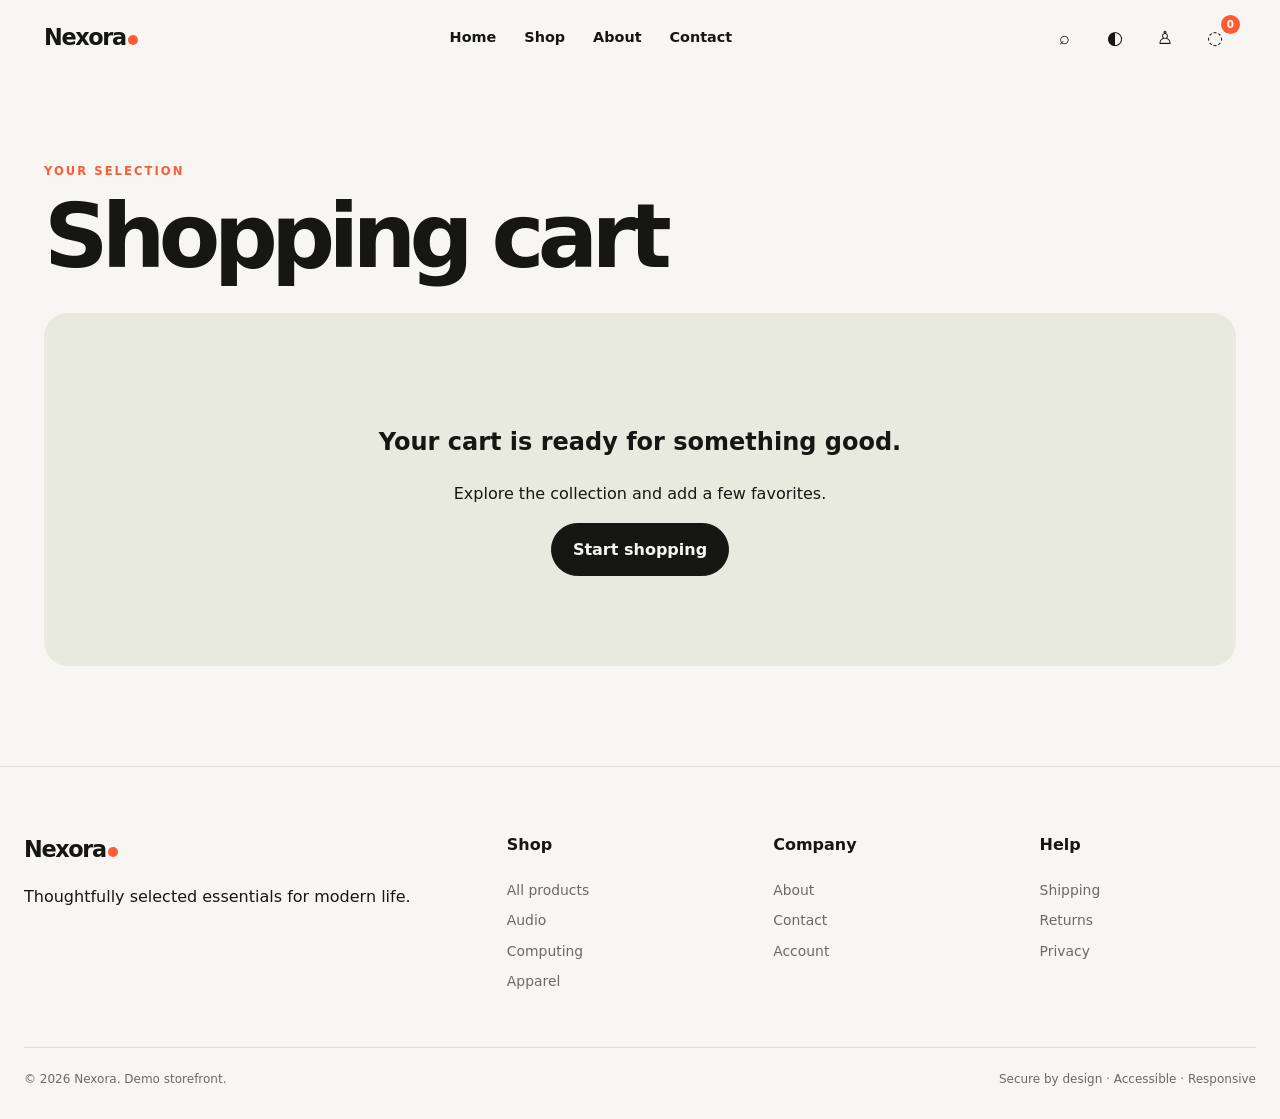
<file: cart.html>
<!DOCTYPE html><html lang="en"><head><meta charset="UTF-8"><meta name="viewport" content="width=device-width,initial-scale=1"><meta name="description" content="Your Nexora shopping cart."><title>Cart | Nexora</title><link rel="stylesheet" href="styles.css"><script defer src="script.js"></script></head><body data-page="cart"><a class="skip-link" href="#main">Skip to content</a><div id="site-header"></div><main id="main" class="page-main"><header class="page-hero compact"><span class="eyebrow">Your selection</span><h1>Shopping cart</h1></header><section id="cart-content" class="cart-layout"></section></main><div id="site-footer"></div><div id="toast-root" aria-live="polite"></div></body></html>
</file>
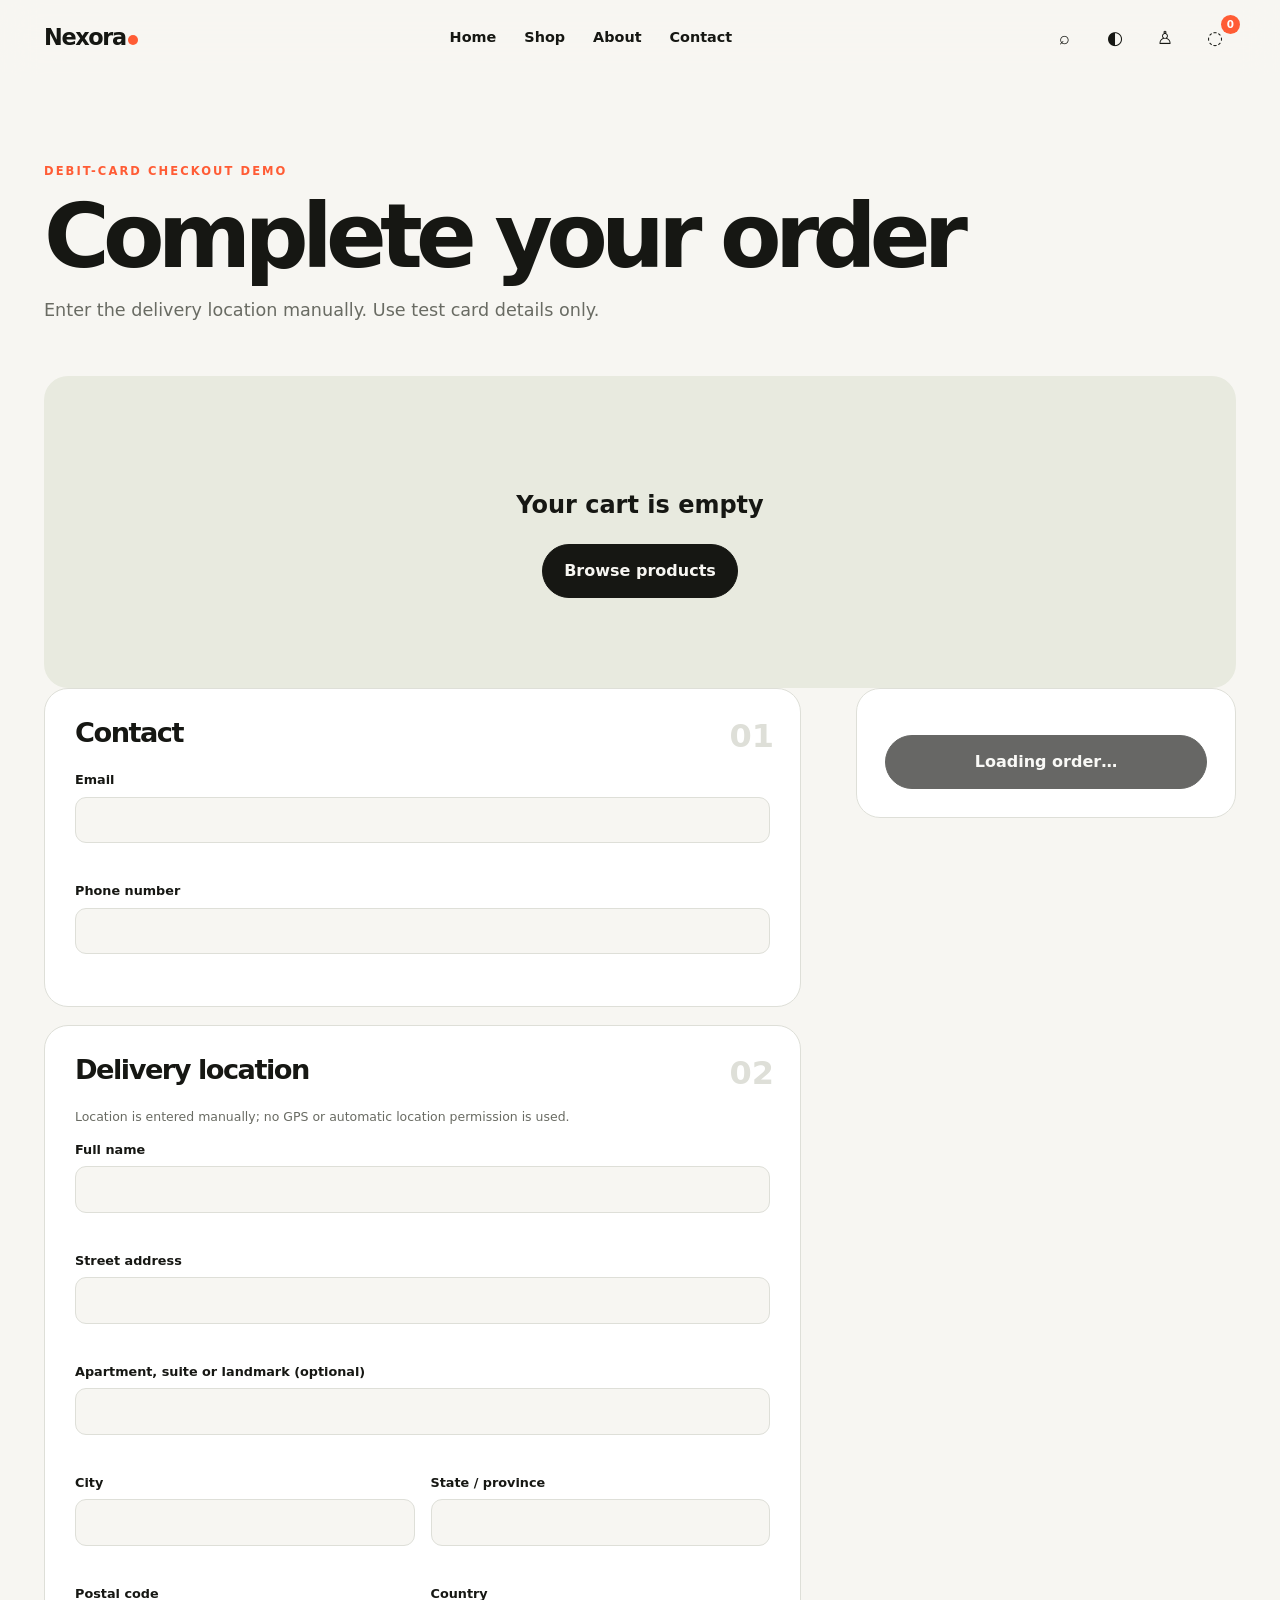
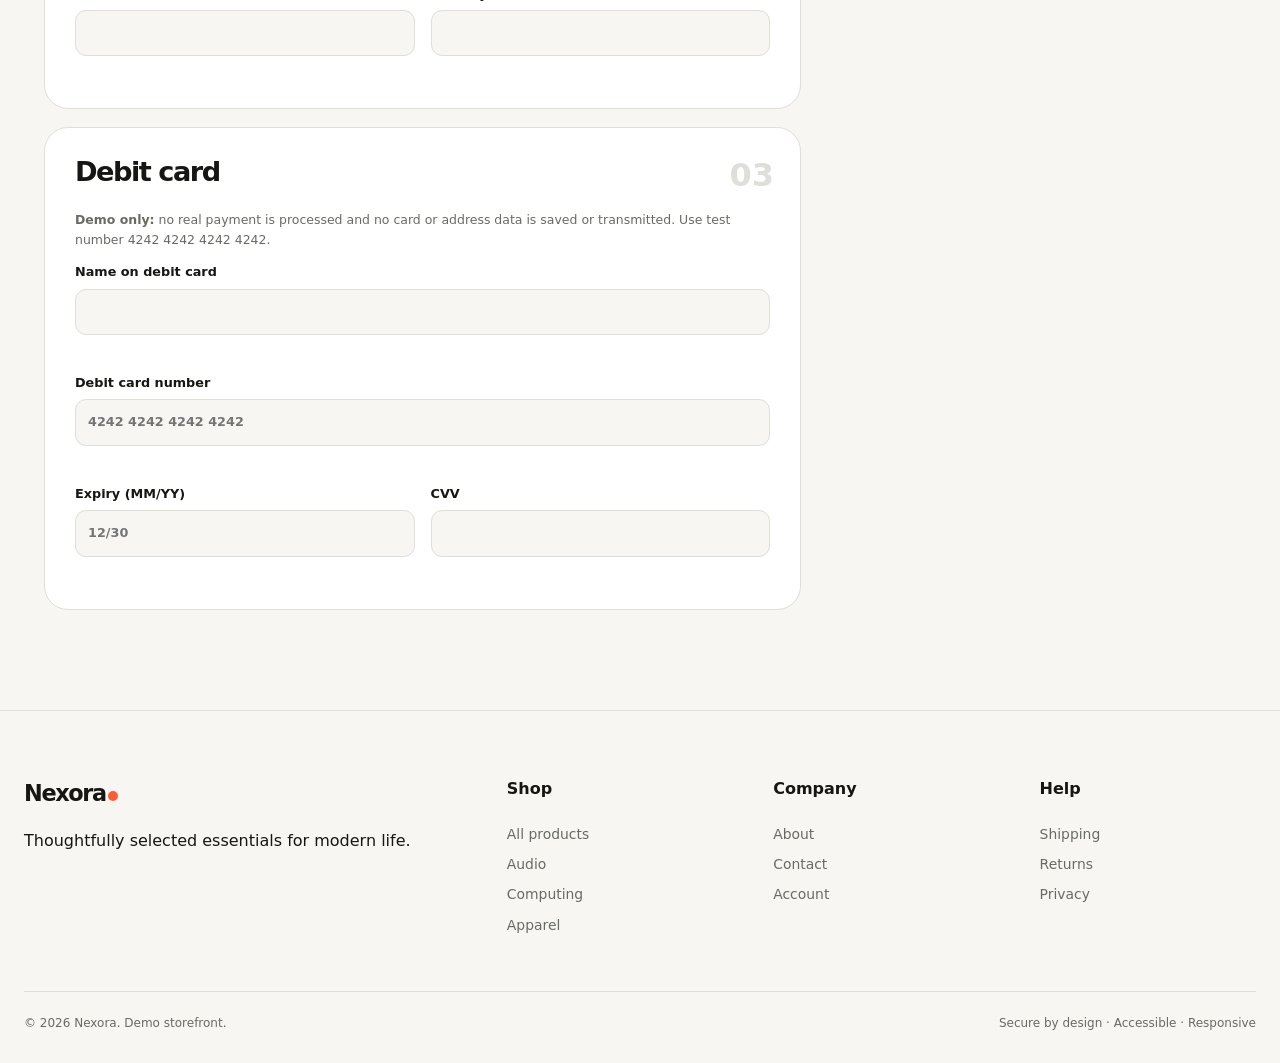
<file: checkout.html>
<!DOCTYPE html>
<html lang="en">
<head>
  <meta charset="UTF-8">
  <meta name="viewport" content="width=device-width,initial-scale=1">
  <meta name="description" content="Nexora manual delivery details and debit-card demo checkout.">
  <title>Checkout | Nexora</title>
  <link rel="stylesheet" href="styles.css">
  <script defer src="script.js"></script>
</head>
<body data-page="checkout">
  <a class="skip-link" href="#main">Skip to content</a>
  <div id="site-header"></div>
  <main id="main" class="page-main">
    <header class="page-hero compact">
      <span class="eyebrow">Debit-card checkout demo</span>
      <h1>Complete your order</h1>
      <p>Enter the delivery location manually. Use test card details only.</p>
    </header>

    <div id="checkout-empty" class="empty-state" hidden>
      <h2>Your cart is empty</h2>
      <a class="button" href="products.html">Browse products</a>
    </div>

    <form id="checkout-form" class="checkout-layout" novalidate>
      <div class="checkout-forms">
        <section class="form-card">
          <span class="step">01</span>
          <h2>Contact</h2>
          <div class="field-grid">
            <label class="field full">Email
              <input name="email" type="email" autocomplete="email" required>
              <small></small>
            </label>
            <label class="field full">Phone number
              <input name="phone" type="tel" autocomplete="tel" inputmode="tel" minlength="7" maxlength="20" pattern="[0-9+() -]{7,20}" required>
              <small></small>
            </label>
          </div>
        </section>

        <section class="form-card">
          <span class="step">02</span>
          <h2>Delivery location</h2>
          <p class="form-note">Location is entered manually; no GPS or automatic location permission is used.</p>
          <div class="field-grid">
            <label class="field full">Full name
              <input name="fullName" type="text" autocomplete="name" minlength="2" required>
              <small></small>
            </label>
            <label class="field full">Street address
              <input name="address" type="text" autocomplete="address-line1" minlength="5" required>
              <small></small>
            </label>
            <label class="field full">Apartment, suite or landmark (optional)
              <input name="addressExtra" type="text" autocomplete="address-line2">
              <small></small>
            </label>
            <label class="field">City
              <input name="city" type="text" autocomplete="address-level2" minlength="2" required>
              <small></small>
            </label>
            <label class="field">State / province
              <input name="state" type="text" autocomplete="address-level1" minlength="2" required>
              <small></small>
            </label>
            <label class="field">Postal code
              <input name="postalCode" type="text" autocomplete="postal-code" minlength="3" maxlength="12" pattern="[A-Za-z0-9 -]{3,12}" required>
              <small></small>
            </label>
            <label class="field">Country
              <input name="country" type="text" autocomplete="country-name" minlength="2" required>
              <small></small>
            </label>
          </div>
        </section>

        <section class="form-card">
          <span class="step">03</span>
          <h2>Debit card</h2>
          <p class="secure-note"><strong>Demo only:</strong> no real payment is processed and no card or address data is saved or transmitted. Use test number 4242 4242 4242 4242.</p>
          <div class="field-grid">
            <label class="field full">Name on debit card
              <input name="cardName" type="text" autocomplete="cc-name" minlength="2" required>
              <small></small>
            </label>
            <label class="field full">Debit card number
              <input name="cardNumber" type="text" autocomplete="cc-number" inputmode="numeric" maxlength="23" placeholder="4242 4242 4242 4242" required>
              <small></small>
            </label>
            <label class="field">Expiry (MM/YY)
              <input name="expiry" type="text" autocomplete="cc-exp" inputmode="numeric" maxlength="5" placeholder="12/30" pattern="(0[1-9]|1[0-2])/[0-9]{2}" required>
              <small></small>
            </label>
            <label class="field">CVV
              <input name="cvv" type="text" autocomplete="cc-csc" inputmode="numeric" minlength="3" maxlength="4" pattern="[0-9]{3,4}" required>
              <small></small>
            </label>
          </div>
        </section>
      </div>
      <aside id="checkout-summary" class="order-summary sticky">
        <button class="button" type="submit" disabled>Loading order…</button>
      </aside>
    </form>

    <section id="order-success" class="success-panel" hidden>
      <div class="success-mark">✓</div>
      <span class="eyebrow">Demo order created</span>
      <h1>Order complete.</h1>
      <p id="order-reference"></p>
      <p>No payment was charged.</p>
      <a class="button" href="products.html">Continue shopping</a>
    </section>
  </main>
  <div id="site-footer"></div>
  <div id="toast-root" aria-live="polite"></div>
</body>
</html>
</file>
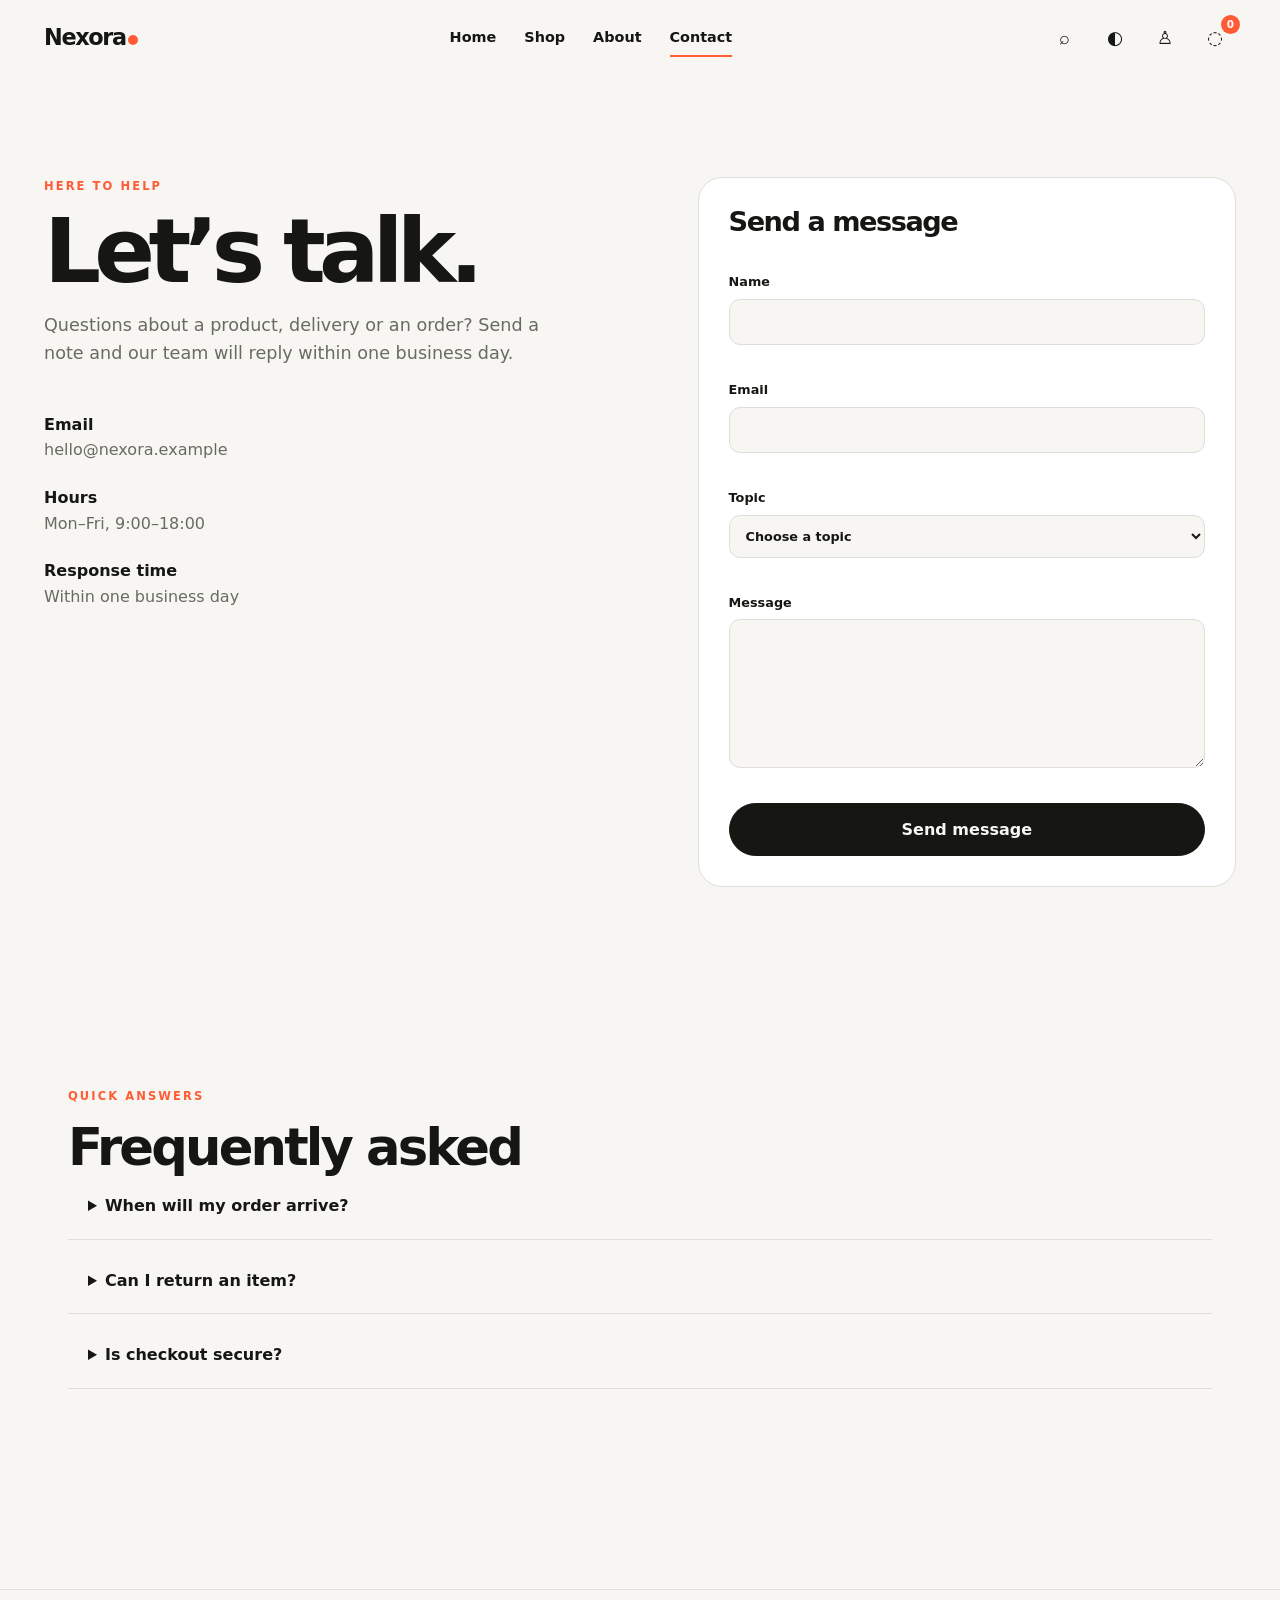
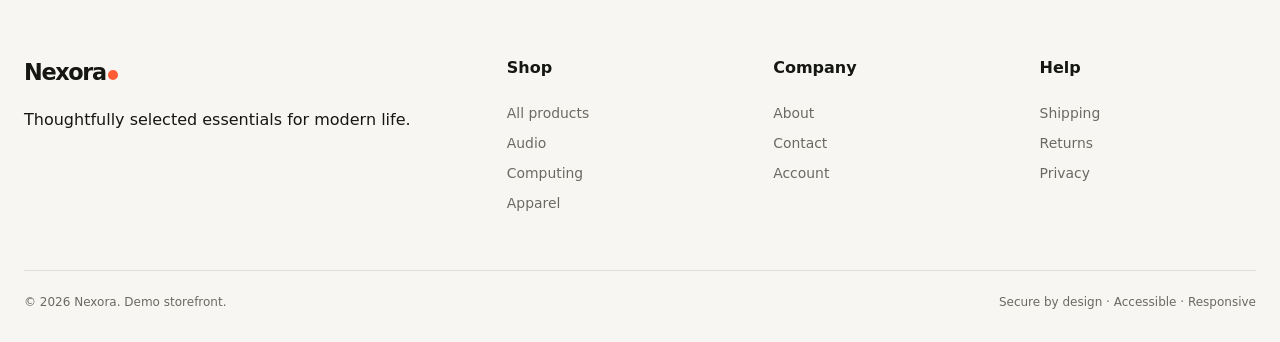
<file: contact.html>
<!DOCTYPE html><html lang="en"><head><meta charset="UTF-8"><meta name="viewport" content="width=device-width,initial-scale=1"><meta name="description" content="Contact Nexora."><title>Contact | Nexora</title><link rel="stylesheet" href="styles.css"><script defer src="script.js"></script></head><body data-page="contact"><a class="skip-link" href="#main">Skip to content</a><div id="site-header"></div><main id="main" class="page-main"><section class="contact-layout"><div class="contact-copy"><span class="eyebrow">Here to help</span><h1>Let’s talk.</h1><p>Questions about a product, delivery or an order? Send a note and our team will reply within one business day.</p><div class="contact-list"><div><strong>Email</strong><a href="mailto:hello@nexora.example">hello@nexora.example</a></div><div><strong>Hours</strong><span>Mon–Fri, 9:00–18:00</span></div><div><strong>Response time</strong><span>Within one business day</span></div></div></div><form id="contact-form" class="form-card contact-form" novalidate><h2>Send a message</h2><label class="field">Name<input type="text" name="name" autocomplete="name" required minlength="2"><small></small></label><label class="field">Email<input name="email" type="email" autocomplete="email" required><small></small></label><label class="field">Topic<select name="topic" required><option value="">Choose a topic</option><option>Product question</option><option>Order support</option><option>Returns</option><option>Other</option></select><small></small></label><label class="field">Message<textarea name="message" rows="6" required minlength="10"></textarea><small></small></label><button class="button" type="submit">Send message</button></form></section><section class="faq section"><div><span class="eyebrow">Quick answers</span><h2>Frequently asked</h2></div><div class="accordion"><details><summary>When will my order arrive?</summary><p>Standard delivery takes 3–6 business days. Tracking is shared when your order ships.</p></details><details><summary>Can I return an item?</summary><p>Yes. Unused products can be returned within 30 days of delivery.</p></details><details><summary>Is checkout secure?</summary><p>This project uses a demonstration checkout. Production payments must use a PCI-compliant provider and secure backend.</p></details></div></section></main><div id="site-footer"></div><div id="toast-root" aria-live="polite"></div></body></html>
</file>
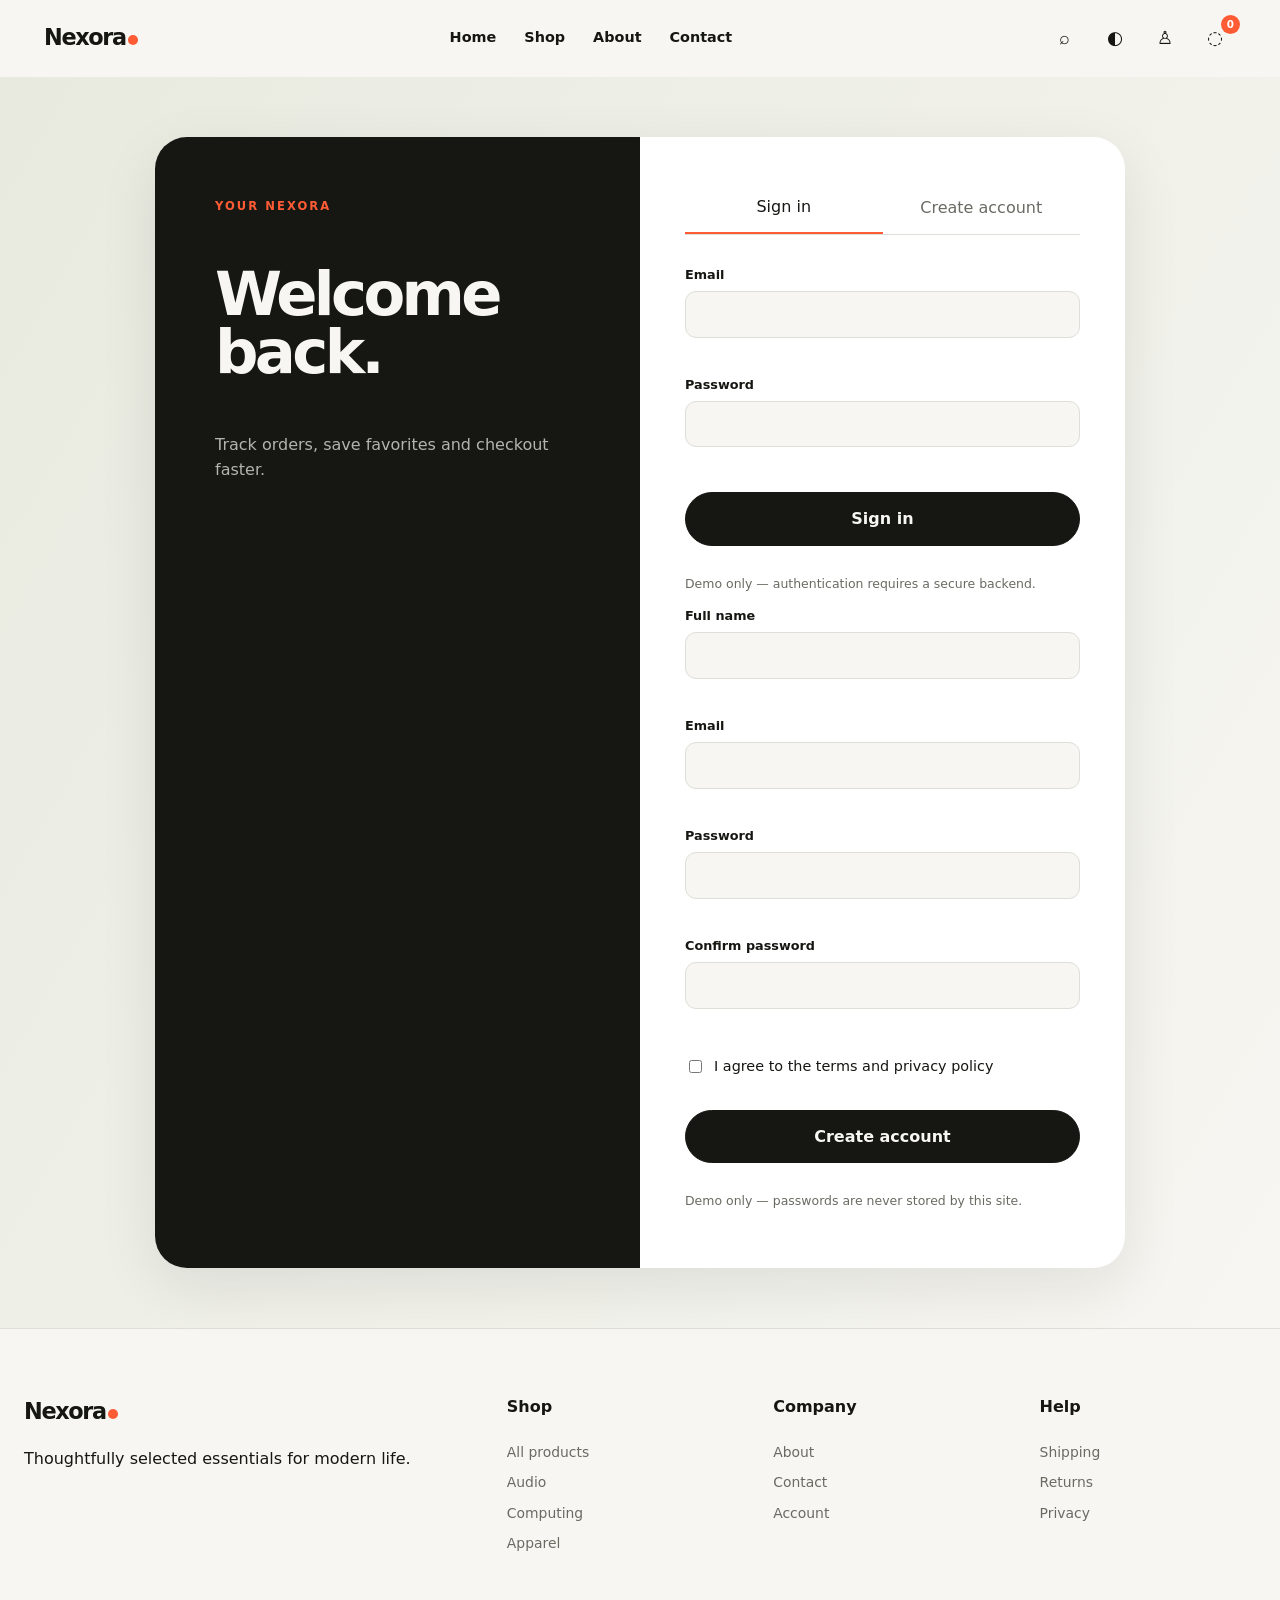
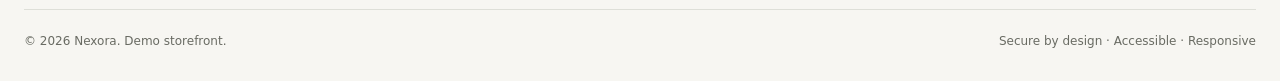
<file: login.html>
<!DOCTYPE html><html lang="en"><head><meta charset="UTF-8"><meta name="viewport" content="width=device-width,initial-scale=1"><meta name="description" content="Sign in or create a Nexora account."><title>Account | Nexora</title><link rel="stylesheet" href="styles.css"><script defer src="script.js"></script></head><body data-page="login"><a class="skip-link" href="#main">Skip to content</a><div id="site-header"></div><main id="main" class="auth-page"><section class="auth-card"><div class="auth-intro"><span class="eyebrow">Your Nexora</span><h1>Welcome back.</h1><p>Track orders, save favorites and checkout faster.</p></div><div class="auth-panel"><div class="tabs" role="tablist"><button type="button" class="tab active" data-auth-tab="login" role="tab">Sign in</button><button type="button" class="tab" data-auth-tab="signup" role="tab">Create account</button></div><form id="login-form" class="auth-form" novalidate><label class="field">Email<input name="email" type="email" autocomplete="email" required><small></small></label><label class="field">Password<input name="password" type="password" autocomplete="current-password" required minlength="8"><small></small></label><button class="button" type="submit">Sign in</button><p class="form-note">Demo only — authentication requires a secure backend.</p></form><form id="signup-form" class="auth-form" hidden novalidate><label class="field">Full name<input type="text" name="name" autocomplete="name" required minlength="2"><small></small></label><label class="field">Email<input name="email" type="email" autocomplete="email" required><small></small></label><label class="field">Password<input name="password" type="password" autocomplete="new-password" required minlength="8"><small></small></label><label class="field">Confirm password<input name="confirmPassword" type="password" autocomplete="new-password" required><small></small></label><label class="check-row"><input name="terms" type="checkbox" required> I agree to the terms and privacy policy</label><button class="button" type="submit">Create account</button><p class="form-note">Demo only — passwords are never stored by this site.</p></form></div></section></main><div id="site-footer"></div><div id="toast-root" aria-live="polite"></div></body></html>
</file>
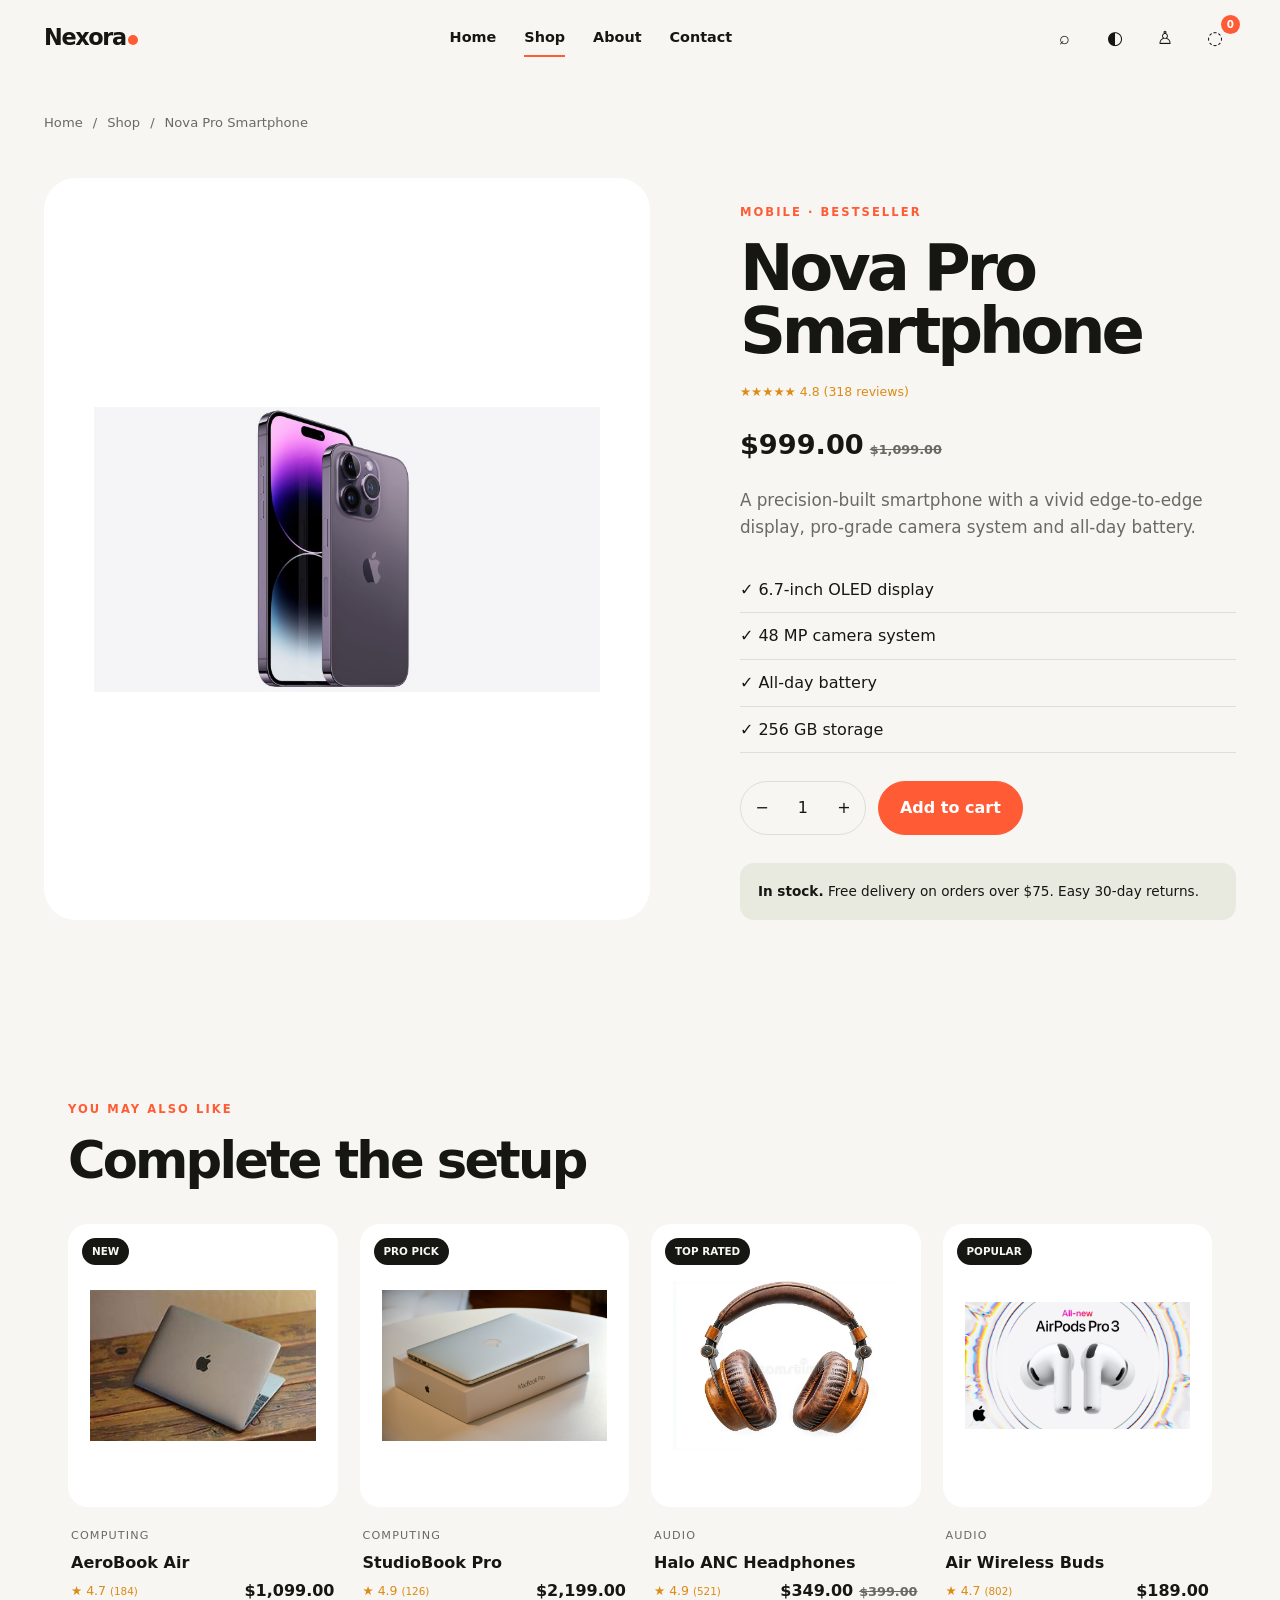
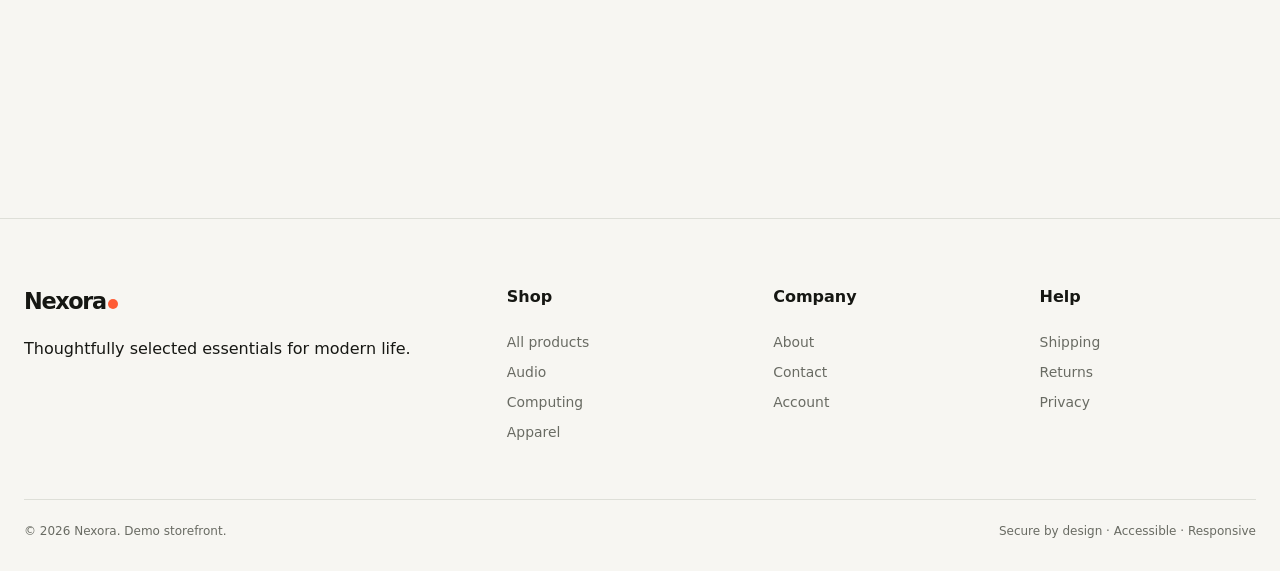
<file: product.html>
<!DOCTYPE html><html lang="en"><head><meta charset="UTF-8"><meta name="viewport" content="width=device-width,initial-scale=1"><meta name="description" content="Nexora product details."><title>Product | Nexora</title><link rel="stylesheet" href="styles.css"><script defer src="script.js"></script></head><body data-page="product"><a class="skip-link" href="#main">Skip to content</a><div id="site-header"></div><main id="main" class="page-main"><nav class="breadcrumbs" aria-label="Breadcrumb"><a href="index.html">Home</a><span>/</span><a href="products.html">Shop</a><span>/</span><span id="product-crumb">Product</span></nav><section id="product-detail" class="product-detail"></section><section class="section"><div class="section-head"><div><span class="eyebrow">You may also like</span><h2>Complete the setup</h2></div></div><div id="related-products" class="product-grid"></div></section></main><div id="site-footer"></div><div id="toast-root" aria-live="polite"></div></body></html>
</file>
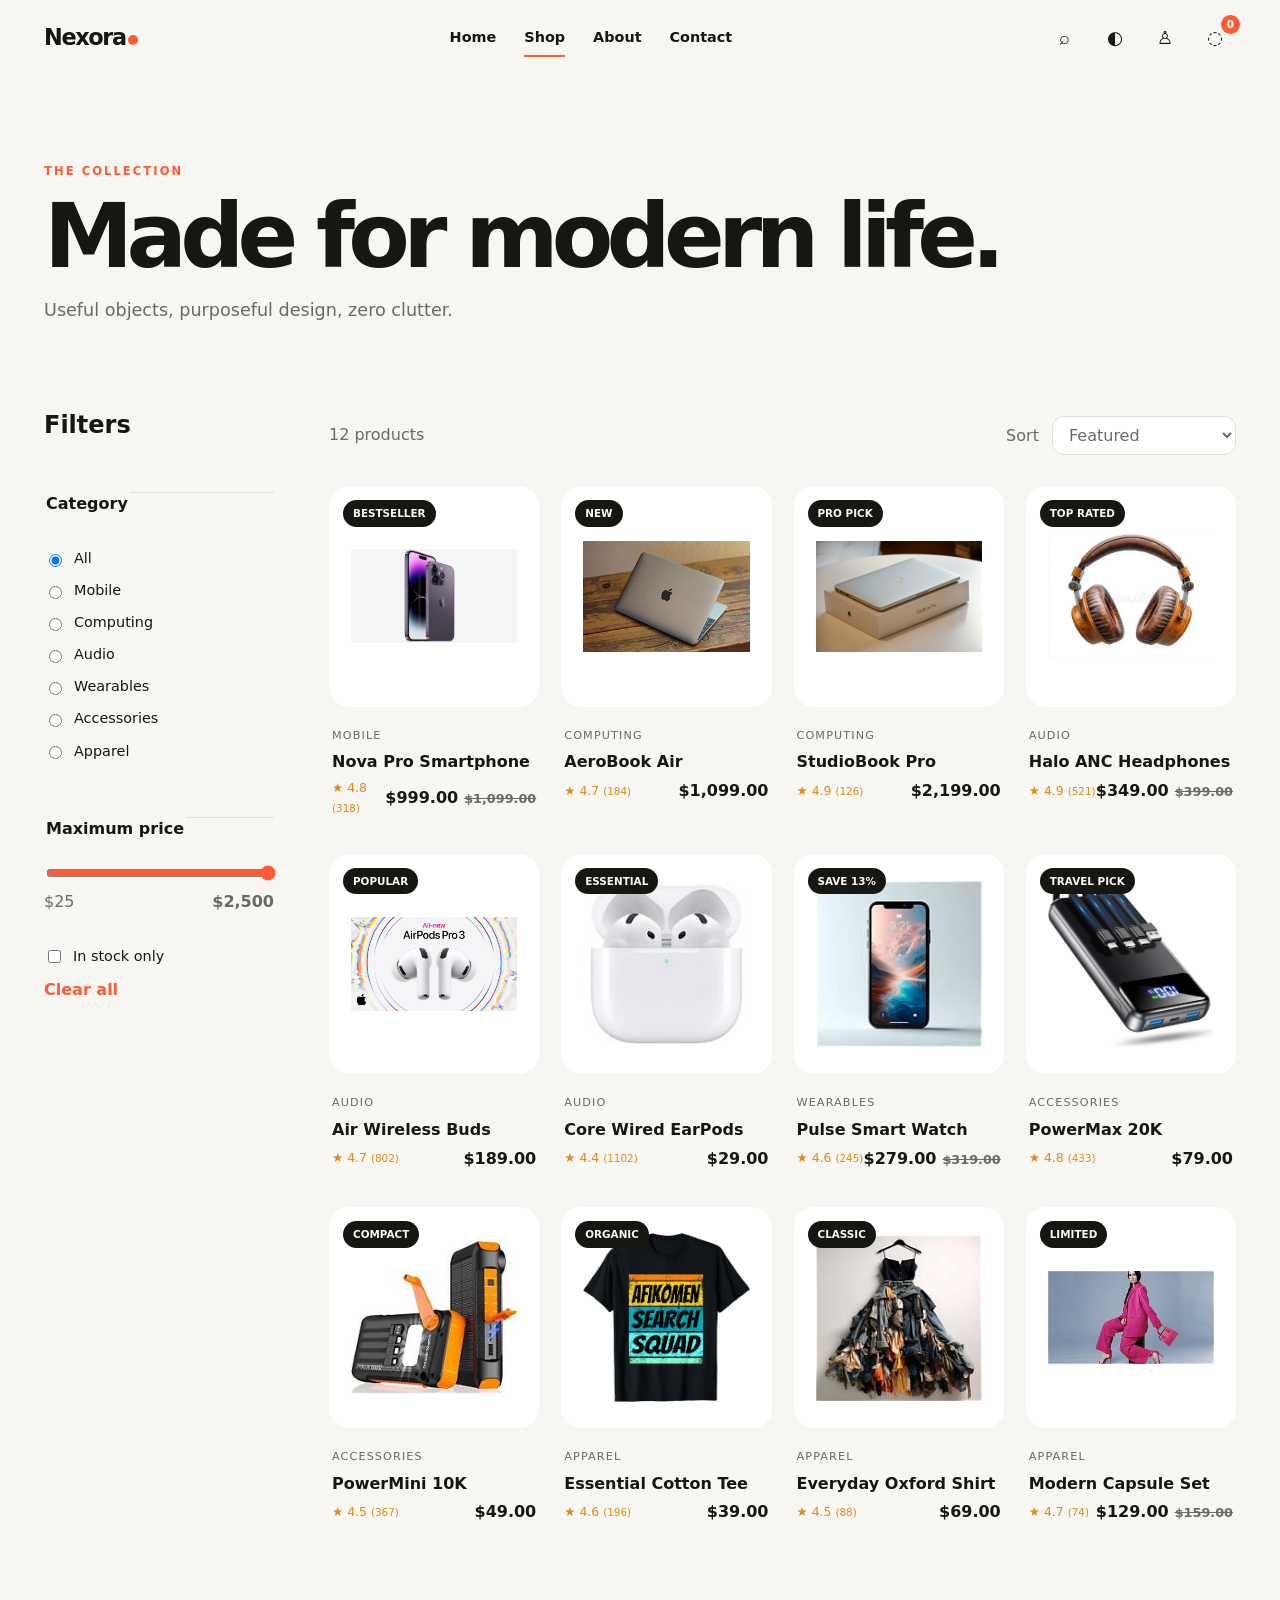
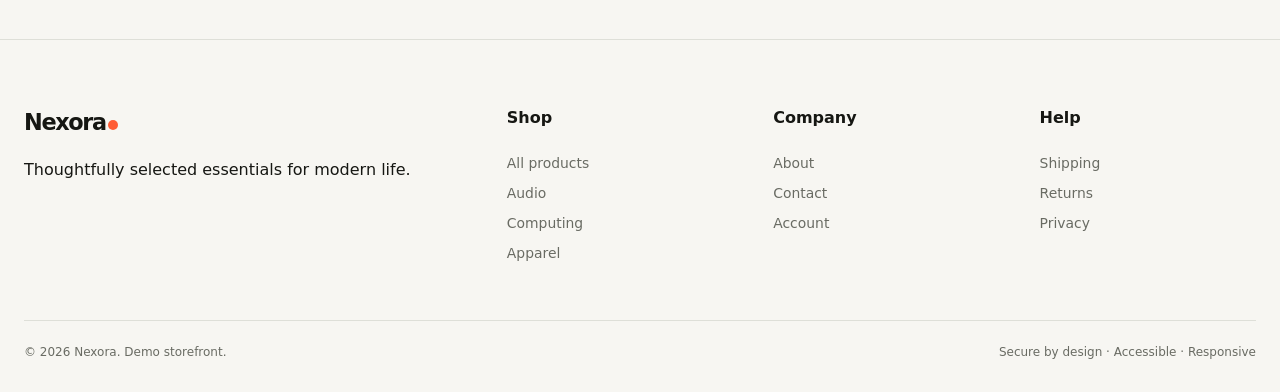
<file: products.html>
<!DOCTYPE html><html lang="en"><head><meta charset="UTF-8"><meta name="viewport" content="width=device-width,initial-scale=1"><meta name="description" content="Shop Nexora products."><title>Shop | Nexora</title><link rel="stylesheet" href="styles.css"><script defer src="script.js"></script></head><body data-page="products"><a class="skip-link" href="#main">Skip to content</a><div id="site-header"></div><main id="main" class="page-main"><header class="page-hero"><span class="eyebrow">The collection</span><h1>Made for modern life.</h1><p>Useful objects, purposeful design, zero clutter.</p></header><section class="shop-layout"><aside class="filters" id="filters"><div class="filter-title"><h2>Filters</h2><button type="button" class="icon-button mobile-only" id="close-filters" aria-label="Close filters">×</button></div><fieldset><legend>Category</legend><div id="category-filters"></div></fieldset><fieldset><legend>Maximum price</legend><input id="price-filter" type="range" min="25" max="2500" value="2500"><div class="range-label"><span>$25</span><strong id="price-value">$2,500</strong></div></fieldset><label class="check-row"><input id="stock-filter" type="checkbox"> In stock only</label><button type="button" class="text-button" id="clear-filters">Clear all</button></aside><div class="catalog"><div class="catalog-tools"><button type="button" class="button button-small mobile-only" id="open-filters">Filters</button><p id="result-count"></p><label>Sort <select id="sort-products"><option value="featured">Featured</option><option value="price-asc">Price: low to high</option><option value="price-desc">Price: high to low</option><option value="rating">Top rated</option></select></label></div><div id="product-grid" class="product-grid"></div><div id="empty-products" class="empty-state" hidden><h2>No products found</h2><p>Try a different search or clear your filters.</p><button type="button" class="button" id="empty-clear">Clear filters</button></div></div></section></main><div id="site-footer"></div><div id="toast-root" aria-live="polite"></div></body></html>
</file>
<file: styles.css>
/* Nexora design system */
:root{--bg:#f7f6f2;--surface:#fff;--ink:#161713;--muted:#696b63;--line:#dedfd8;--accent:#ff5c35;--accent-dark:#d83d1a;--soft:#e8eadf;--success:#147a52;--shadow:0 18px 60px rgba(20,22,17,.09);--radius:24px;--max:1240px;color-scheme:light;font-family:Inter,ui-sans-serif,system-ui,-apple-system,"Segoe UI",sans-serif}
[data-theme="dark"]{--bg:#11130f;--surface:#1a1d17;--ink:#f2f3ed;--muted:#a9ada2;--line:#33372e;--soft:#24291f;--shadow:0 18px 60px rgba(0,0,0,.25);color-scheme:dark}
*{box-sizing:border-box}html{scroll-behavior:smooth}body{margin:0;background:var(--bg);color:var(--ink);line-height:1.6}body.menu-open{overflow:hidden}img{display:block;max-width:100%}button,input,select,textarea{font:inherit;color:inherit}button,a{-webkit-tap-highlight-color:transparent}a{color:inherit;text-decoration:none}.sr-only{position:absolute;width:1px;height:1px;padding:0;margin:-1px;overflow:hidden;clip:rect(0,0,0,0);white-space:nowrap;border:0}.skip-link{position:fixed;top:-60px;left:16px;z-index:200;background:var(--ink);color:var(--bg);padding:10px 16px}.skip-link:focus{top:16px}
.site-header{position:sticky;top:0;z-index:100;background:color-mix(in srgb,var(--bg) 88%,transparent);backdrop-filter:blur(18px);border-bottom:1px solid transparent;transition:.25s}.site-header.scrolled{border-color:var(--line)}.nav{max-width:var(--max);height:76px;margin:auto;padding:0 24px;display:flex;align-items:center;gap:34px}.brand{font-size:1.4rem;font-weight:900;letter-spacing:-.06em}.brand i{display:inline-block;width:10px;height:10px;border-radius:50%;background:var(--accent);margin-left:2px}.nav-links{display:flex;gap:28px;margin:auto}.nav-links a{font-size:.9rem;font-weight:650;position:relative}.nav-links a:after{content:"";position:absolute;left:0;right:100%;bottom:-7px;height:2px;background:var(--accent);transition:.25s}.nav-links a:hover:after,.nav-links a.active:after{right:0}.nav-actions{display:flex;align-items:center;gap:8px}.icon-button{border:0;background:transparent;min-width:42px;height:42px;border-radius:50%;display:grid;place-items:center;cursor:pointer;font-size:1.15rem}.icon-button:hover{background:var(--soft)}.cart-link{position:relative}.cart-count{position:absolute;top:-2px;right:-4px;background:var(--accent);color:white;font-size:.65rem;font-weight:800;border-radius:20px;min-width:19px;height:19px;display:grid;place-items:center}.hamburger{display:none}.search-panel{position:absolute;left:50%;top:68px;transform:translateX(-50%);width:min(720px,calc(100% - 32px));background:var(--surface);border:1px solid var(--line);box-shadow:var(--shadow);border-radius:18px;padding:12px}.search-wrap{display:flex;align-items:center;gap:10px}.search-wrap input{border:0;background:transparent;outline:0;width:100%;padding:8px}.suggestions{display:grid;max-height:360px;overflow:auto}.suggestion{display:grid;grid-template-columns:48px 1fr auto;gap:12px;align-items:center;padding:10px;border-radius:12px}.suggestion:hover{background:var(--soft)}.suggestion img{width:48px;height:48px;object-fit:contain}.suggestion small{color:var(--muted)}
.hero{max-width:var(--max);min-height:680px;margin:auto;padding:70px 24px 90px;display:grid;grid-template-columns:1.05fr .95fr;align-items:center;gap:7vw}.eyebrow{display:block;color:var(--accent);font-size:.72rem;letter-spacing:.18em;text-transform:uppercase;font-weight:850;margin-bottom:16px}.hero h1,.page-hero h1,.about-hero h1,.contact-copy h1,.success-panel h1{font-size:clamp(3.3rem,7vw,6.8rem);line-height:.91;letter-spacing:-.075em;margin:0}.hero h1 em{color:var(--accent);font-style:normal}.hero-copy>p{max-width:560px;font-size:1.13rem;color:var(--muted);margin:28px 0}.hero-actions{display:flex;align-items:center;gap:26px}.button{display:inline-flex;justify-content:center;align-items:center;border:1px solid var(--ink);background:var(--ink);color:var(--bg);padding:13px 21px;border-radius:999px;font-weight:750;cursor:pointer;transition:transform .2s,background .2s}.button:hover{transform:translateY(-2px)}.button-accent{background:var(--accent);border-color:var(--accent);color:white}.button-ghost{background:transparent;color:var(--ink)}.button-small{padding:9px 15px;font-size:.85rem}.text-link,.text-button{font-weight:750}.text-button{border:0;background:none;padding:0;cursor:pointer;color:var(--accent)}.trust-row{display:flex;gap:24px;margin-top:42px;color:var(--muted);font-size:.76rem}.hero-art{position:relative;min-height:500px;display:grid;place-items:center}.hero-art img{position:relative;z-index:2;width:95%;filter:drop-shadow(0 30px 35px rgba(0,0,0,.18));animation:float 5s ease-in-out infinite}.orb{position:absolute;width:90%;aspect-ratio:1;border-radius:50%;background:linear-gradient(145deg,#ff8d70,var(--accent));filter:blur(.2px)}@keyframes float{50%{transform:translateY(-15px) rotate(-1deg)}}
.section{max-width:var(--max);margin:auto;padding:100px 24px}.muted-section{max-width:none;padding-left:max(24px,calc((100% - var(--max))/2 + 24px));padding-right:max(24px,calc((100% - var(--max))/2 + 24px));background:var(--soft)}.section-head{display:flex;justify-content:space-between;align-items:end;margin-bottom:38px;gap:20px}.section h2,.section-head h2,.story h2,.newsletter h2,.form-card h2{font-size:clamp(2rem,4vw,3.6rem);letter-spacing:-.055em;line-height:1;margin:0}.category-grid{display:grid;grid-template-columns:repeat(3,1fr);gap:18px}.category-card{min-height:360px;border-radius:var(--radius);overflow:hidden;position:relative;background:var(--soft)}.category-card img{width:100%;height:100%;object-fit:cover;transition:transform .5s}.category-card:hover img{transform:scale(1.04)}.category-card:after{content:"";position:absolute;inset:35% 0 0;background:linear-gradient(transparent,rgba(0,0,0,.75))}.category-card div{position:absolute;z-index:2;bottom:24px;left:24px;color:#fff}.category-card h3{font-size:1.5rem;margin:0}.product-grid{display:grid;grid-template-columns:repeat(4,1fr);gap:22px}.product-card{position:relative}.product-media{background:var(--surface);border-radius:20px;aspect-ratio:1/1.05;overflow:hidden;display:grid;place-items:center;padding:22px}.product-media img{width:100%;height:100%;object-fit:contain;transition:transform .35s}.product-card:hover .product-media img{transform:scale(1.045)}.product-badge{position:absolute;z-index:2;top:14px;left:14px;background:var(--ink);color:var(--bg);padding:5px 10px;border-radius:20px;font-size:.65rem;font-weight:800;text-transform:uppercase}.quick-add{position:absolute;z-index:2;right:14px;bottom:92px;width:42px;height:42px;border:0;border-radius:50%;background:var(--accent);color:white;font-size:1.4rem;cursor:pointer;opacity:0;transform:translateY(8px);transition:.25s}.product-card:hover .quick-add,.quick-add:focus{opacity:1;transform:none}.product-info{padding:14px 3px}.product-category{color:var(--muted);font-size:.7rem;text-transform:uppercase;letter-spacing:.1em}.product-info h3{font-size:1rem;margin:3px 0}.product-meta{display:flex;align-items:center;justify-content:space-between}.rating{font-size:.78rem;color:#dc8b16}.price{font-weight:850}.old-price{text-decoration:line-through;color:var(--muted);font-size:.8rem;margin-left:6px}.testimonial-grid{display:grid;grid-template-columns:repeat(3,1fr);gap:18px}.testimonial-grid blockquote{margin:0;padding:32px;background:var(--surface);border:1px solid var(--line);border-radius:var(--radius);font-size:1.2rem}.testimonial-grid footer{margin-top:24px;color:var(--muted);font-size:.8rem}.story{display:grid;grid-template-columns:1fr 1fr auto;align-items:end;gap:50px}.story p{font-size:1.08rem;color:var(--muted);max-width:520px}.newsletter{text-align:center;padding:110px 24px}.newsletter form{max-width:520px;margin:30px auto;display:flex;border-bottom:1px solid var(--ink)}.newsletter input{flex:1;border:0;background:transparent;padding:14px 4px;outline:0}.newsletter .button{border-radius:0;background:transparent;color:var(--ink);border:0}
.page-main{max-width:var(--max);margin:auto;padding:0 24px 100px}.page-hero{padding:85px 0 65px}.page-hero.compact{padding-bottom:35px}.page-hero p{font-size:1.1rem;color:var(--muted)}.shop-layout{display:grid;grid-template-columns:230px 1fr;gap:55px}.filters{align-self:start;position:sticky;top:100px}.filter-title{display:flex;justify-content:space-between;align-items:center}.filters h2{margin:0 0 24px}.filters fieldset{border:0;border-top:1px solid var(--line);padding:22px 0;margin:0}.filters legend{font-weight:800;padding-top:22px}.filters label,.check-row{display:flex;gap:9px;align-items:center;margin:9px 0;font-size:.9rem}.filters input[type=range]{width:100%;accent-color:var(--accent)}.range-label{display:flex;justify-content:space-between;color:var(--muted)}.catalog-tools{display:flex;align-items:center;justify-content:space-between;margin-bottom:22px;color:var(--muted)}.catalog-tools select{margin-left:8px;border:1px solid var(--line);background:var(--surface);padding:8px 12px;border-radius:12px}.empty-state{text-align:center;padding:90px 20px;background:var(--soft);border-radius:var(--radius)}.mobile-only{display:none}
.breadcrumbs{display:flex;gap:10px;color:var(--muted);font-size:.82rem;padding-top:35px}.product-detail{display:grid;grid-template-columns:1.1fr .9fr;gap:7vw;padding:45px 0 80px}.detail-media{background:var(--surface);border-radius:32px;min-height:560px;display:grid;place-items:center;padding:50px}.detail-media img{width:100%;height:100%;max-height:520px;object-fit:contain}.detail-copy{padding-top:25px}.detail-copy h1{font-size:clamp(2.5rem,5vw,4.8rem);letter-spacing:-.065em;line-height:.98;margin:8px 0 15px}.detail-price{font-size:1.7rem;font-weight:850;margin:20px 0}.detail-description{color:var(--muted);font-size:1.05rem}.feature-list{padding:0;list-style:none;margin:26px 0}.feature-list li{padding:10px 0;border-bottom:1px solid var(--line)}.detail-actions{display:flex;gap:12px;margin:28px 0}.qty-control{display:flex;border:1px solid var(--line);border-radius:999px;overflow:hidden}.qty-control button{border:0;background:transparent;width:42px;cursor:pointer}.qty-control input{border:0;background:transparent;width:40px;text-align:center}.delivery-note{padding:18px;background:var(--soft);border-radius:14px;font-size:.85rem}
.cart-layout,.checkout-layout{display:grid;grid-template-columns:1fr 380px;gap:55px}.cart-list{display:grid;gap:14px}.cart-item{display:grid;grid-template-columns:120px 1fr auto;gap:22px;padding:18px 0;border-bottom:1px solid var(--line)}.cart-item img{width:120px;height:120px;object-fit:contain;background:var(--surface);border-radius:16px}.cart-item h3{margin:5px 0}.cart-item p{color:var(--muted);font-size:.8rem}.cart-item-actions{display:flex;align-items:center;gap:18px;margin-top:18px}.remove-button{border:0;background:none;color:var(--accent);cursor:pointer}.order-summary{background:var(--surface);border:1px solid var(--line);padding:28px;border-radius:var(--radius);align-self:start}.order-summary.sticky{position:sticky;top:105px}.order-summary h2{margin-top:0}.summary-row{display:flex;justify-content:space-between;padding:9px 0;color:var(--muted)}.summary-row.total{border-top:1px solid var(--line);margin-top:10px;padding-top:18px;color:var(--ink);font-size:1.15rem;font-weight:850}.order-summary .button{width:100%;margin-top:18px}.summary-items{max-height:280px;overflow:auto}.summary-mini{display:grid;grid-template-columns:52px 1fr auto;align-items:center;gap:10px;padding:9px 0;font-size:.78rem}.summary-mini img{width:52px;height:52px;object-fit:contain;background:var(--bg);border-radius:9px}.checkout-forms{display:grid;gap:18px}.form-card{background:var(--surface);border:1px solid var(--line);border-radius:var(--radius);padding:30px;position:relative}.form-card .step{position:absolute;right:26px;top:22px;color:var(--line);font-size:2rem;font-weight:900}.form-card h2{font-size:1.7rem;margin-bottom:24px}.field-grid{display:grid;grid-template-columns:1fr 1fr;gap:16px}.field{display:grid;gap:6px;font-size:.8rem;font-weight:750}.field.full{grid-column:1/-1}.field input,.field select,.field textarea{width:100%;border:1px solid var(--line);background:var(--bg);border-radius:11px;padding:12px;outline:none}.field input:focus,.field select:focus,.field textarea:focus{border-color:var(--accent);box-shadow:0 0 0 3px color-mix(in srgb,var(--accent) 15%,transparent)}.field.invalid input,.field.invalid select,.field.invalid textarea{border-color:#c52f2f}.field small{min-height:16px;color:#c52f2f}.secure-note,.form-note{font-size:.78rem;color:var(--muted)}.success-panel{text-align:center;padding:100px 20px}.success-mark{width:80px;height:80px;border-radius:50%;background:var(--success);color:white;font-size:2.5rem;display:grid;place-items:center;margin:0 auto 25px}
.about-hero{max-width:var(--max);margin:auto;padding:100px 24px;display:grid;grid-template-columns:1.3fr .7fr;gap:8vw;align-items:end}.about-hero p{font-size:1.2rem;color:var(--muted)}.about-image{height:600px;overflow:hidden}.about-image img{width:100%;height:100%;object-fit:cover}.values{display:grid;grid-template-columns:.7fr 1.3fr;gap:60px}.value-grid{display:grid;grid-template-columns:repeat(3,1fr);gap:18px}.value-grid article{padding:25px;border-top:1px solid var(--line)}.value-grid span{color:var(--accent);font-size:.75rem}.contact-layout{padding:100px 0;display:grid;grid-template-columns:1fr 1fr;gap:9vw}.contact-copy p{color:var(--muted);font-size:1.1rem;max-width:500px}.contact-list{margin-top:45px;display:grid;gap:22px}.contact-list div{display:grid}.contact-list a,.contact-list span{color:var(--muted)}.contact-form{display:grid;gap:13px}.accordion{display:grid;gap:8px}.accordion details{padding:20px;border-bottom:1px solid var(--line)}.accordion summary{font-weight:800;cursor:pointer}.accordion p{color:var(--muted)}
.auth-page{min-height:calc(100vh - 76px);display:grid;place-items:center;padding:60px 24px;background:linear-gradient(120deg,var(--soft),var(--bg))}.auth-card{width:min(970px,100%);display:grid;grid-template-columns:1fr 1fr;background:var(--surface);border-radius:32px;overflow:hidden;box-shadow:var(--shadow)}.auth-intro{padding:60px;background:var(--ink);color:var(--bg)}.auth-intro h1{font-size:3.8rem;line-height:.95;letter-spacing:-.06em}.auth-intro p{color:color-mix(in srgb,var(--bg) 70%,transparent)}.auth-panel{padding:45px}.tabs{display:flex;border-bottom:1px solid var(--line);margin-bottom:30px}.tab{flex:1;border:0;background:none;padding:12px;cursor:pointer;color:var(--muted)}.tab.active{color:var(--ink);border-bottom:2px solid var(--accent)}.auth-form{display:grid;gap:15px}.auth-form .button{width:100%;margin-top:8px}
.site-footer{border-top:1px solid var(--line);padding:65px 24px 30px}.footer-inner{max-width:var(--max);margin:auto}.footer-top{display:grid;grid-template-columns:2fr repeat(3,1fr);gap:50px}.footer-top h4{margin-top:0}.footer-links{display:grid;gap:8px;color:var(--muted);font-size:.87rem}.footer-bottom{margin-top:55px;padding-top:22px;border-top:1px solid var(--line);display:flex;justify-content:space-between;color:var(--muted);font-size:.75rem}.toast{position:fixed;right:22px;bottom:22px;z-index:300;background:var(--ink);color:var(--bg);padding:13px 18px;border-radius:14px;box-shadow:var(--shadow);animation:toastIn .25s ease,toastOut .25s ease 2.75s forwards}@keyframes toastIn{from{opacity:0;transform:translateY(10px)}}@keyframes toastOut{to{opacity:0;transform:translateY(8px)}}.reveal{animation:reveal .7s ease both}@keyframes reveal{from{opacity:0;transform:translateY(18px)}}
@media(max-width:980px){.nav-links{position:fixed;inset:76px 0 0;background:var(--bg);display:none;flex-direction:column;padding:40px 28px;font-size:1.5rem}.nav-links.open{display:flex}.hamburger{display:grid}.hero{grid-template-columns:1fr;min-height:auto}.hero-art{min-height:400px}.hero-copy{padding-top:20px}.product-grid{grid-template-columns:repeat(3,1fr)}.shop-layout{grid-template-columns:1fr}.filters{display:none;position:fixed;inset:0;z-index:150;background:var(--bg);padding:28px;overflow:auto}.filters.open{display:block}.mobile-only{display:inline-flex}.product-detail,.cart-layout,.checkout-layout,.contact-layout{grid-template-columns:1fr}.order-summary.sticky{position:static}.story{grid-template-columns:1fr}.values{grid-template-columns:1fr}.about-hero{grid-template-columns:1fr}.footer-top{grid-template-columns:2fr 1fr 1fr}.footer-top>div:last-child{grid-column:2}.auth-card{grid-template-columns:1fr}.auth-intro{padding:40px}.auth-intro h1{font-size:3rem}}
@media(max-width:700px){.nav{height:66px;padding:0 16px}.nav-links{inset:66px 0 0}.nav-actions .account-link{display:none}.hero{padding:50px 18px 70px}.hero h1,.page-hero h1,.about-hero h1,.contact-copy h1{font-size:3.15rem}.hero-art{min-height:300px}.trust-row{display:grid;gap:6px}.section,.page-main{padding-left:18px;padding-right:18px}.section{padding-top:72px;padding-bottom:72px}.section-head{align-items:start;flex-direction:column}.category-grid{grid-template-columns:1fr}.category-card{min-height:300px}.product-grid{grid-template-columns:repeat(2,1fr);gap:12px}.product-media{padding:12px;border-radius:14px}.quick-add{opacity:1;bottom:88px}.testimonial-grid,.value-grid{grid-template-columns:1fr}.shop-layout{gap:25px}.catalog-tools{align-items:flex-start;gap:12px}.catalog-tools label{font-size:.75rem}.product-detail{padding-top:25px}.detail-media{min-height:350px;padding:25px}.detail-actions{flex-wrap:wrap}.detail-actions .button{flex:1}.cart-item{grid-template-columns:86px 1fr}.cart-item img{width:86px;height:86px}.cart-item>strong{grid-column:2}.cart-item-actions{flex-wrap:wrap}.field-grid{grid-template-columns:1fr}.field.full{grid-column:auto}.about-image{height:380px}.contact-layout{padding-top:65px}.auth-page{padding:20px 12px}.auth-panel{padding:28px 22px}.footer-top{grid-template-columns:1fr 1fr}.footer-top>div:first-child{grid-column:1/-1}.footer-top>div:last-child{grid-column:auto}.footer-bottom{flex-direction:column;gap:7px}}
@media(prefers-reduced-motion:reduce){*{scroll-behavior:auto!important;animation:none!important;transition:none!important}}
.checkout-status{min-height:1.4em;margin:.75rem 0 0;color:var(--muted)}
.button:disabled{cursor:wait;opacity:.65}
.payment-explainer p{max-width:65ch;line-height:1.75}
</file>
